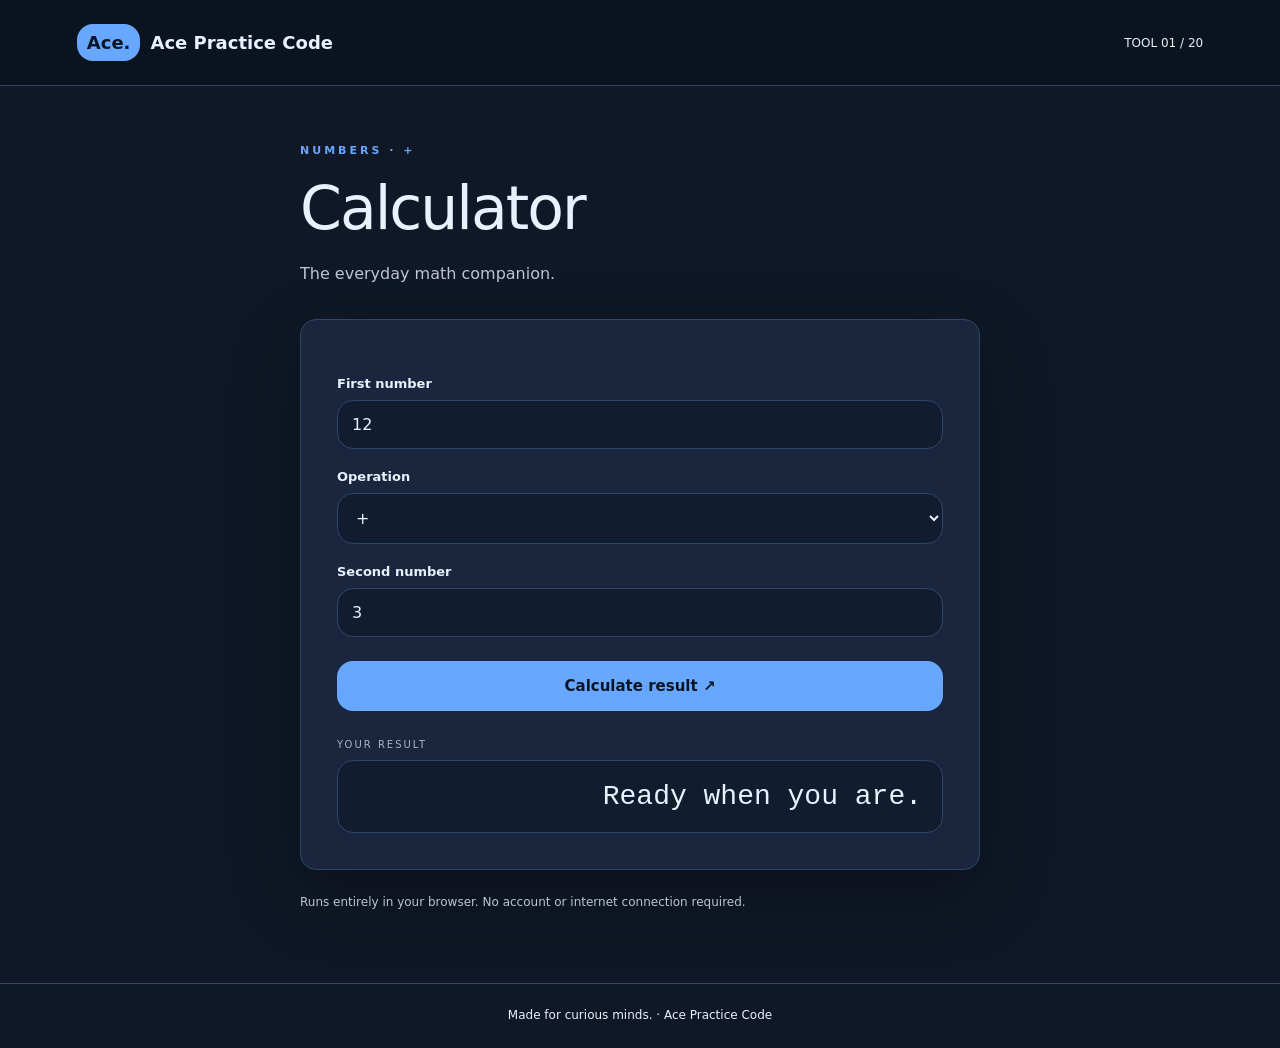
<file: 01-calculator/index.html>
<!doctype html>
<html lang="en">
  <head>
    <meta charset="UTF-8" />
    <meta name="viewport" content="width=device-width,initial-scale=1" />
    <meta name="description" content="The everyday math companion." />
    <title>Calculator — Ace Practice Code</title>
    <link rel="stylesheet" href="style.css" />
  </head>
  <body>
    <header>
      <strong><span class="mark">Ace.</span>Ace Practice Code</strong
      ><span>TOOL 01 / 20</span>
    </header>
    <main>
      <div class="eyebrow">NUMBERS · +</div>
      <h1>Calculator</h1>
      <p>The everyday math companion.</p>
      <section class="card" aria-label="Calculator tool">
        <form>
          <div id="fields"></div>
          <button type="submit">Calculate result ↗</button>
        </form>
        <button id="stop" type="button" hidden>Stop timer</button>
        <div class="result-label">YOUR RESULT</div>
        <output id="result" aria-live="polite">Ready when you are.</output>
      </section>
      <p class="note">
        Runs entirely in your browser. No account or internet connection required.
      </p>
    </main>
    <footer>Made for curious minds. · Ace Practice Code</footer>
    <script src="script.js"></script>
  </body>
</html>
</file>
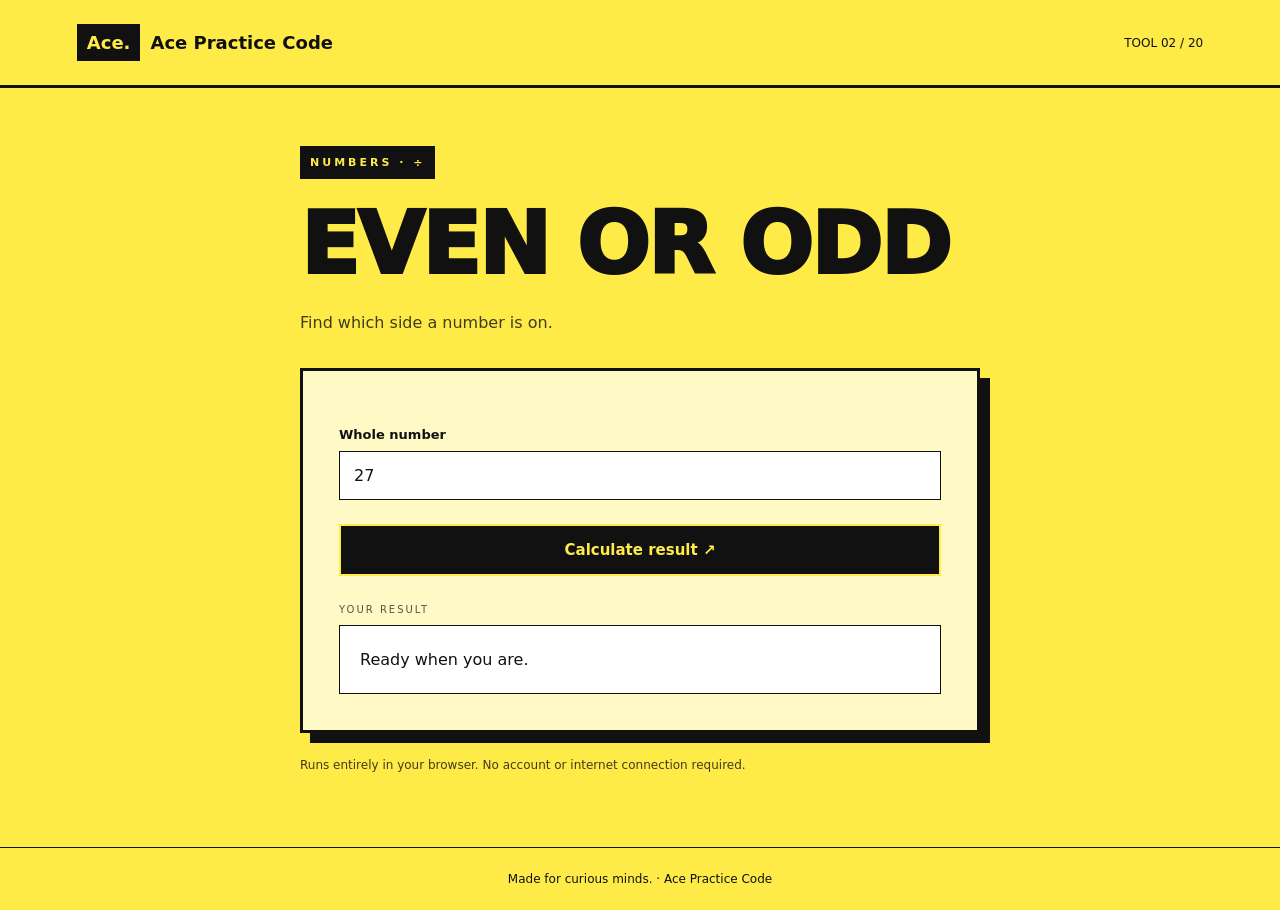
<file: 02-even-or-odd/index.html>
<!doctype html>
<html lang="en">
  <head>
    <meta charset="UTF-8" />
    <meta name="viewport" content="width=device-width,initial-scale=1" />
    <meta name="description" content="Find which side a number is on." />
    <title>Even or odd — Ace Practice Code</title>
    <link rel="stylesheet" href="style.css" />
  </head>
  <body>
    <header>
      <strong><span class="mark">Ace.</span>Ace Practice Code</strong
      ><span>TOOL 02 / 20</span>
    </header>
    <main>
      <div class="eyebrow">NUMBERS · ÷</div>
      <h1>Even or odd</h1>
      <p>Find which side a number is on.</p>
      <section class="card" aria-label="Even or odd tool">
        <form>
          <div id="fields"></div>
          <button type="submit">Calculate result ↗</button>
        </form>
        <button id="stop" type="button" hidden>Stop timer</button>
        <div class="result-label">YOUR RESULT</div>
        <output id="result" aria-live="polite">Ready when you are.</output>
      </section>
      <p class="note">
        Runs entirely in your browser. No account or internet connection required.
      </p>
    </main>
    <footer>Made for curious minds. · Ace Practice Code</footer>
    <script src="script.js"></script>
  </body>
</html>
</file>
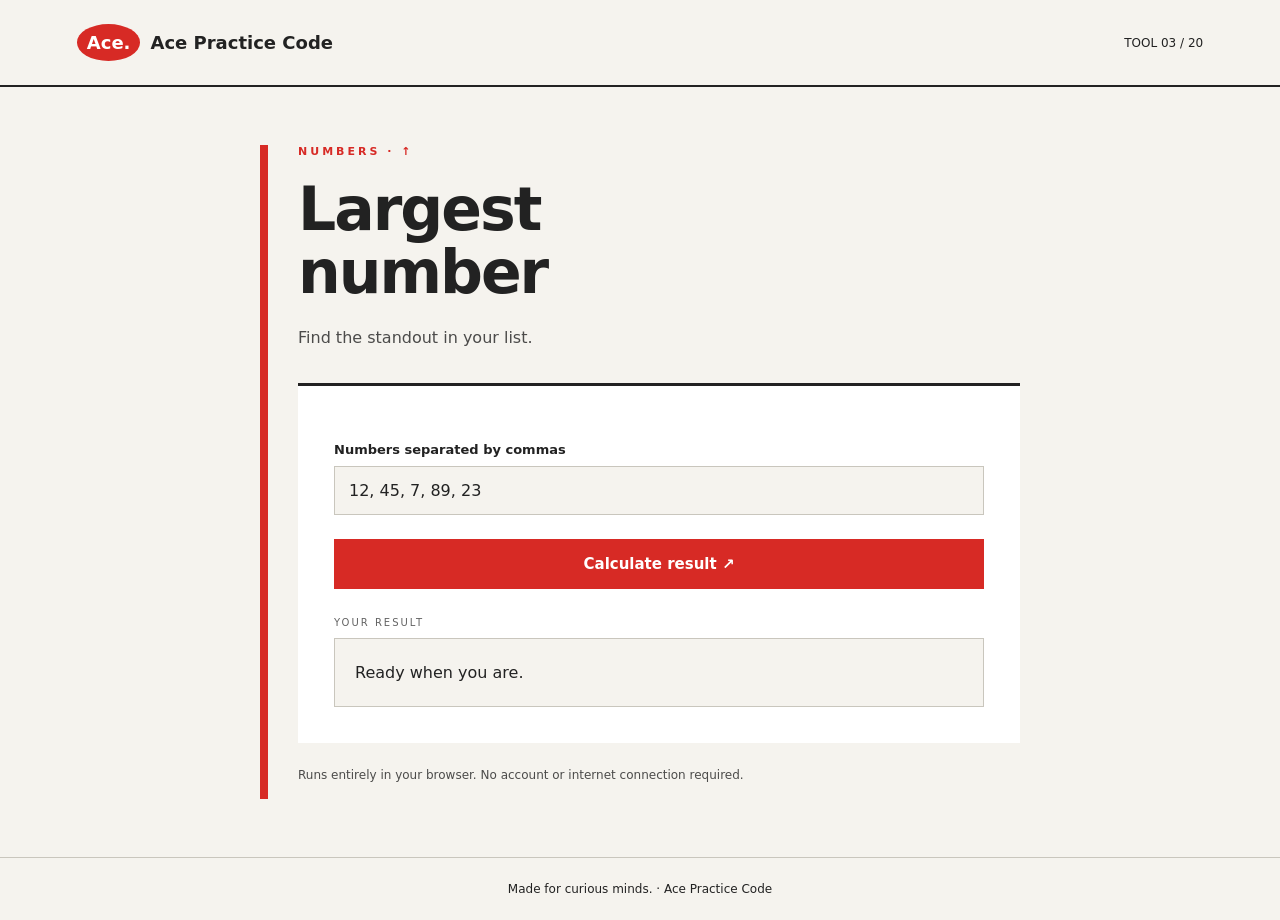
<file: 03-largest-number/index.html>
<!doctype html>
<html lang="en">
  <head>
    <meta charset="UTF-8" />
    <meta name="viewport" content="width=device-width,initial-scale=1" />
    <meta name="description" content="Find the standout in your list." />
    <title>Largest number — Ace Practice Code</title>
    <link rel="stylesheet" href="style.css" />
  </head>
  <body>
    <header>
      <strong><span class="mark">Ace.</span>Ace Practice Code</strong
      ><span>TOOL 03 / 20</span>
    </header>
    <main>
      <div class="eyebrow">NUMBERS · ↑</div>
      <h1>Largest number</h1>
      <p>Find the standout in your list.</p>
      <section class="card" aria-label="Largest number tool">
        <form>
          <div id="fields"></div>
          <button type="submit">Calculate result ↗</button>
        </form>
        <button id="stop" type="button" hidden>Stop timer</button>
        <div class="result-label">YOUR RESULT</div>
        <output id="result" aria-live="polite">Ready when you are.</output>
      </section>
      <p class="note">
        Runs entirely in your browser. No account or internet connection required.
      </p>
    </main>
    <footer>Made for curious minds. · Ace Practice Code</footer>
    <script src="script.js"></script>
  </body>
</html>
</file>
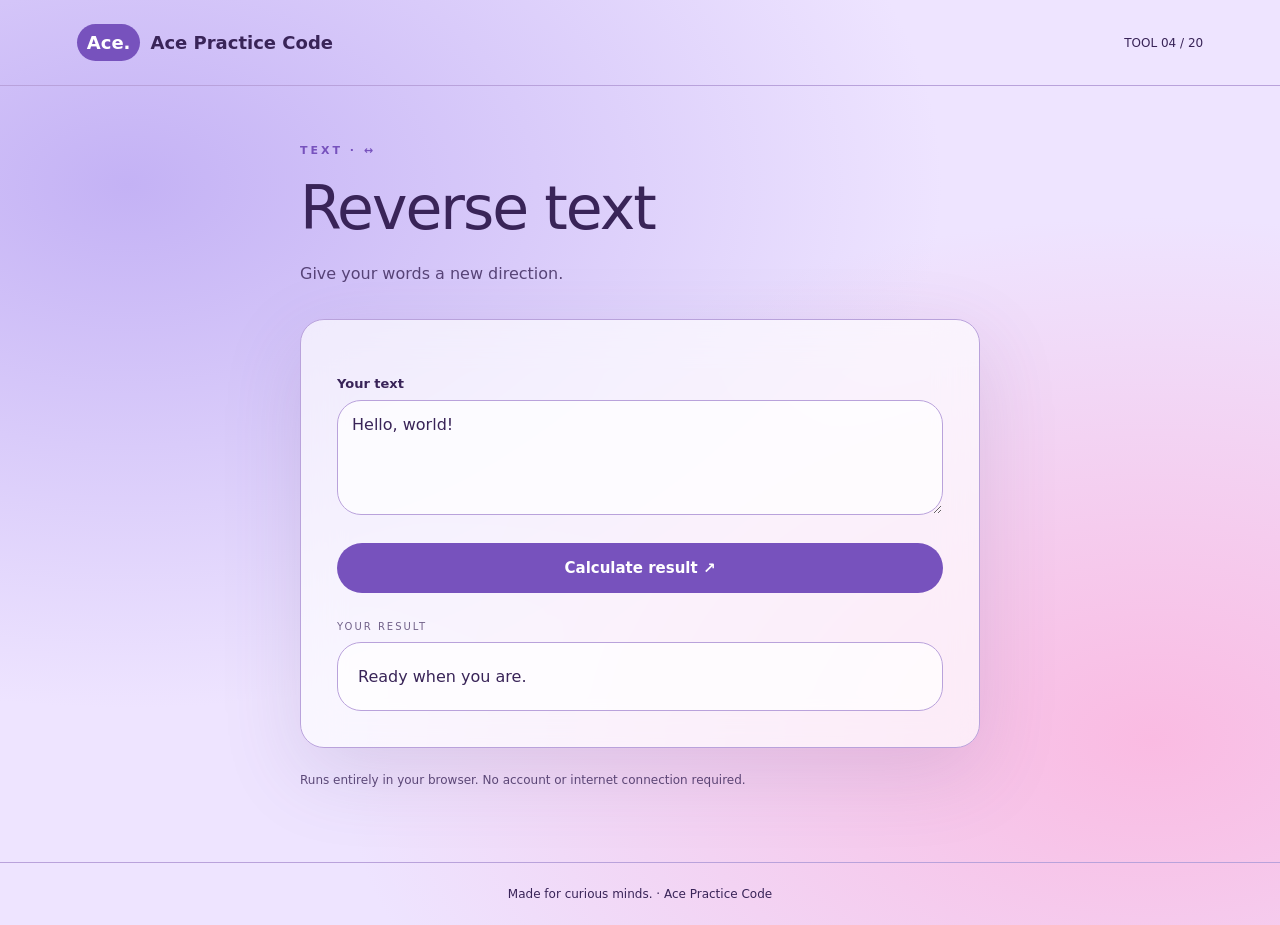
<file: 04-reverse-text/index.html>
<!doctype html>
<html lang="en">
  <head>
    <meta charset="UTF-8" />
    <meta name="viewport" content="width=device-width,initial-scale=1" />
    <meta name="description" content="Give your words a new direction." />
    <title>Reverse text — Ace Practice Code</title>
    <link rel="stylesheet" href="style.css" />
  </head>
  <body>
    <header>
      <strong><span class="mark">Ace.</span>Ace Practice Code</strong
      ><span>TOOL 04 / 20</span>
    </header>
    <main>
      <div class="eyebrow">TEXT · ↔</div>
      <h1>Reverse text</h1>
      <p>Give your words a new direction.</p>
      <section class="card" aria-label="Reverse text tool">
        <form>
          <div id="fields"></div>
          <button type="submit">Calculate result ↗</button>
        </form>
        <button id="stop" type="button" hidden>Stop timer</button>
        <div class="result-label">YOUR RESULT</div>
        <output id="result" aria-live="polite">Ready when you are.</output>
      </section>
      <p class="note">
        Runs entirely in your browser. No account or internet connection required.
      </p>
    </main>
    <footer>Made for curious minds. · Ace Practice Code</footer>
    <script src="script.js"></script>
  </body>
</html>
</file>
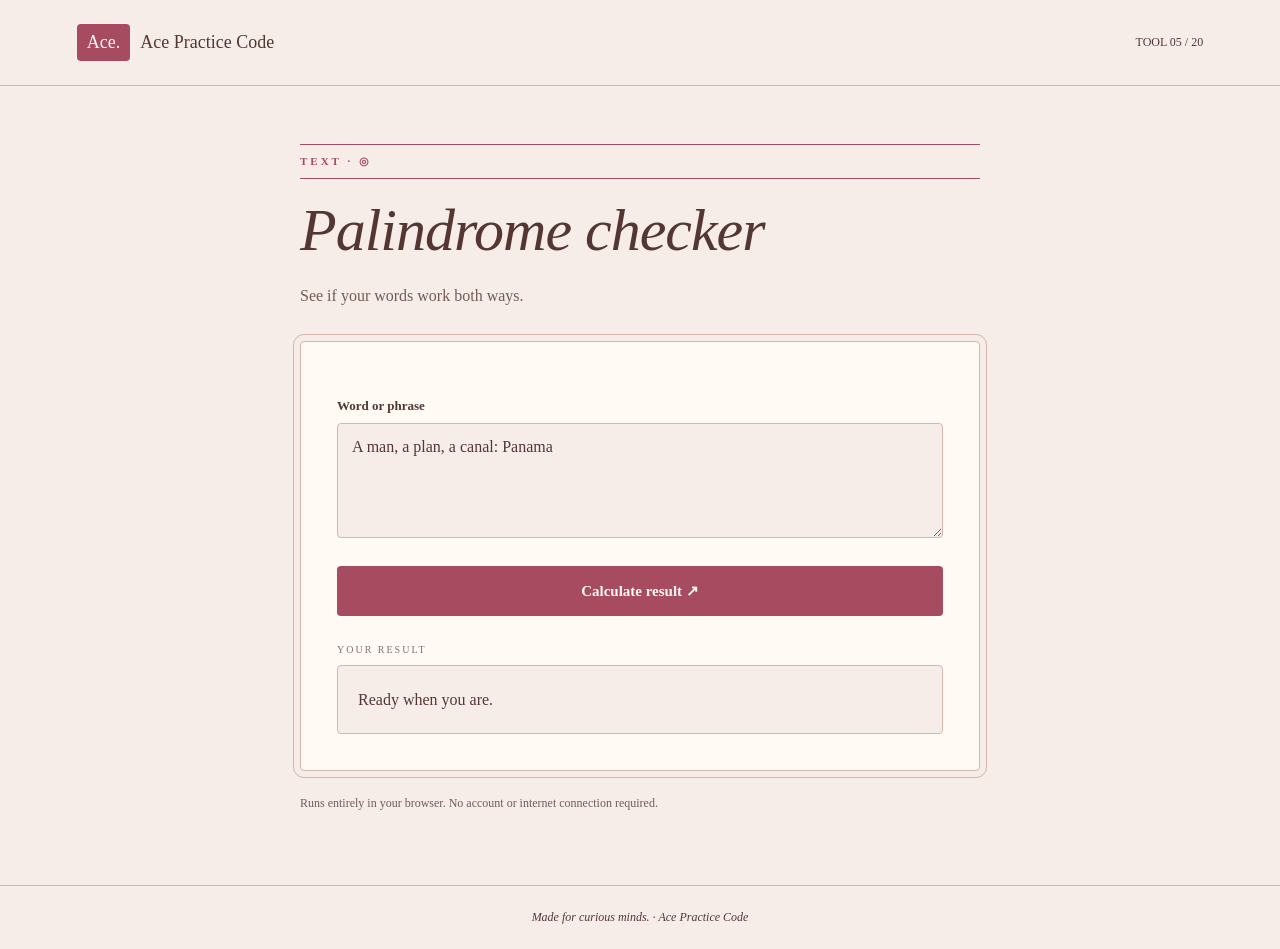
<file: 05-palindrome-checker/index.html>
<!doctype html>
<html lang="en">
  <head>
    <meta charset="UTF-8" />
    <meta name="viewport" content="width=device-width,initial-scale=1" />
    <meta name="description" content="See if your words work both ways." />
    <title>Palindrome checker — Ace Practice Code</title>
    <link rel="stylesheet" href="style.css" />
  </head>
  <body>
    <header>
      <strong><span class="mark">Ace.</span>Ace Practice Code</strong
      ><span>TOOL 05 / 20</span>
    </header>
    <main>
      <div class="eyebrow">TEXT · ◎</div>
      <h1>Palindrome checker</h1>
      <p>See if your words work both ways.</p>
      <section class="card" aria-label="Palindrome checker tool">
        <form>
          <div id="fields"></div>
          <button type="submit">Calculate result ↗</button>
        </form>
        <button id="stop" type="button" hidden>Stop timer</button>
        <div class="result-label">YOUR RESULT</div>
        <output id="result" aria-live="polite">Ready when you are.</output>
      </section>
      <p class="note">
        Runs entirely in your browser. No account or internet connection required.
      </p>
    </main>
    <footer>Made for curious minds. · Ace Practice Code</footer>
    <script src="script.js"></script>
  </body>
</html>
</file>
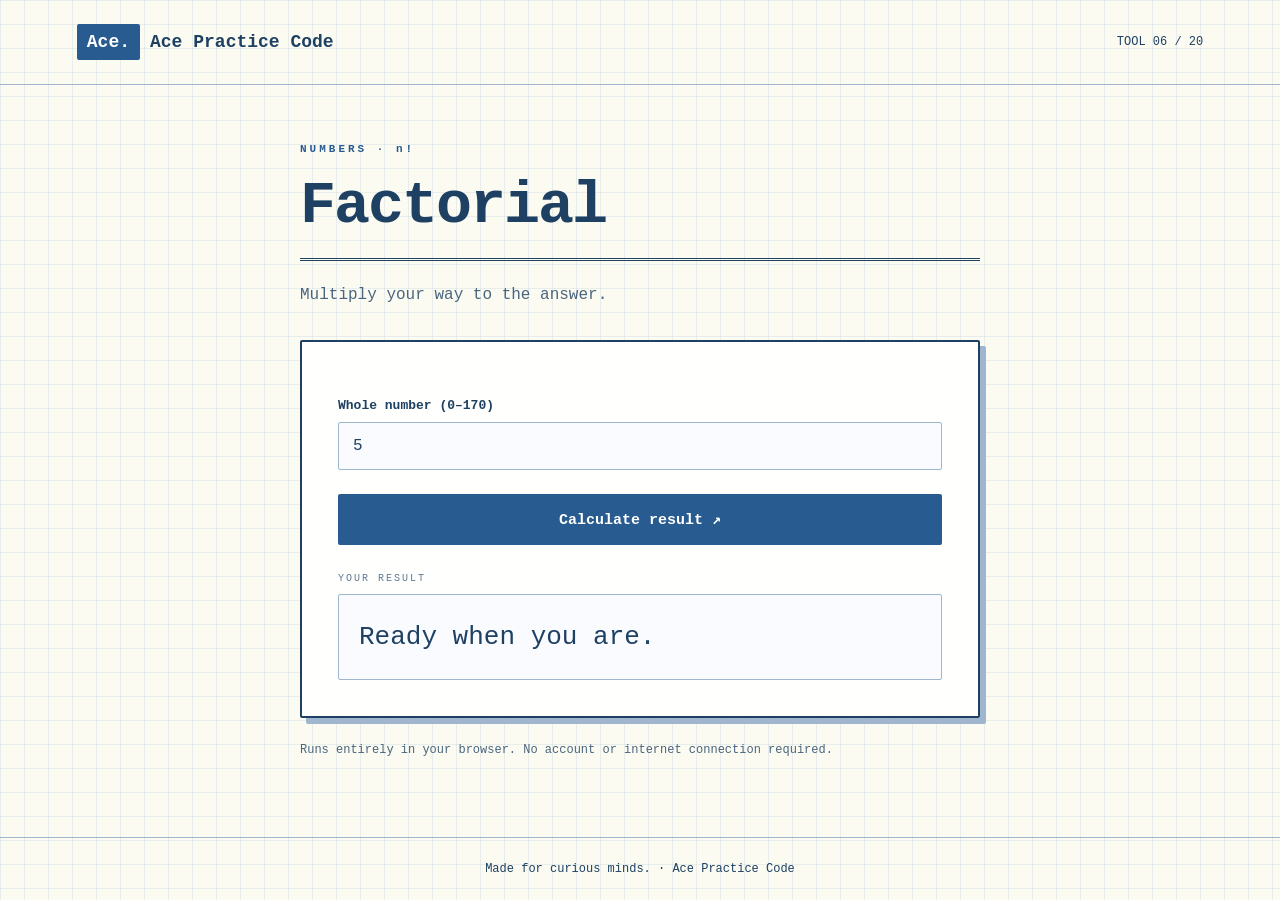
<file: 06-factorial/index.html>
<!doctype html>
<html lang="en">
  <head>
    <meta charset="UTF-8" />
    <meta name="viewport" content="width=device-width,initial-scale=1" />
    <meta name="description" content="Multiply your way to the answer." />
    <title>Factorial — Ace Practice Code</title>
    <link rel="stylesheet" href="style.css" />
  </head>
  <body>
    <header>
      <strong><span class="mark">Ace.</span>Ace Practice Code</strong
      ><span>TOOL 06 / 20</span>
    </header>
    <main>
      <div class="eyebrow">NUMBERS · n!</div>
      <h1>Factorial</h1>
      <p>Multiply your way to the answer.</p>
      <section class="card" aria-label="Factorial tool">
        <form>
          <div id="fields"></div>
          <button type="submit">Calculate result ↗</button>
        </form>
        <button id="stop" type="button" hidden>Stop timer</button>
        <div class="result-label">YOUR RESULT</div>
        <output id="result" aria-live="polite">Ready when you are.</output>
      </section>
      <p class="note">
        Runs entirely in your browser. No account or internet connection required.
      </p>
    </main>
    <footer>Made for curious minds. · Ace Practice Code</footer>
    <script src="script.js"></script>
  </body>
</html>
</file>
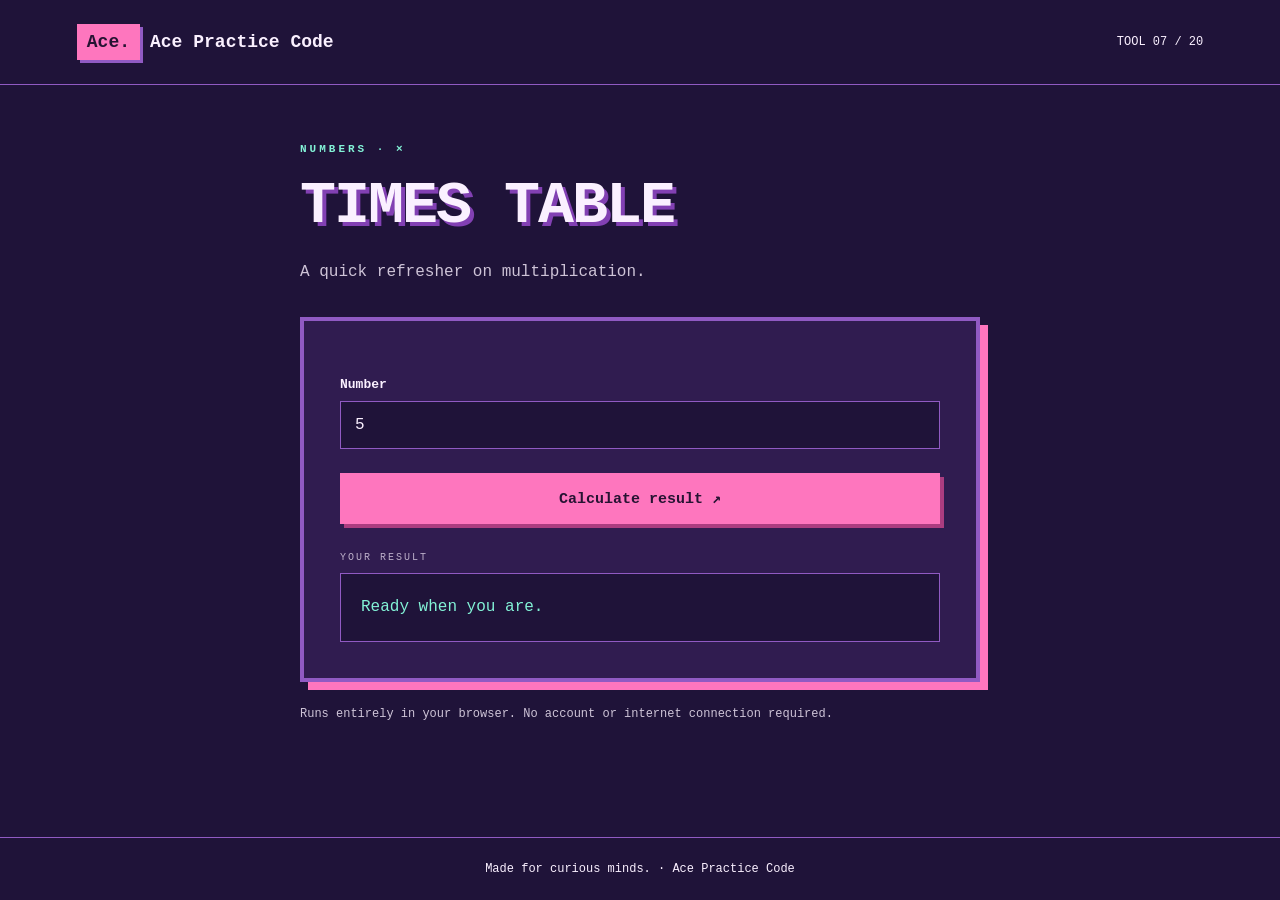
<file: 07-times-table/index.html>
<!doctype html>
<html lang="en">
  <head>
    <meta charset="UTF-8" />
    <meta name="viewport" content="width=device-width,initial-scale=1" />
    <meta name="description" content="A quick refresher on multiplication." />
    <title>Times table — Ace Practice Code</title>
    <link rel="stylesheet" href="style.css" />
  </head>
  <body>
    <header>
      <strong><span class="mark">Ace.</span>Ace Practice Code</strong
      ><span>TOOL 07 / 20</span>
    </header>
    <main>
      <div class="eyebrow">NUMBERS · ×</div>
      <h1>Times table</h1>
      <p>A quick refresher on multiplication.</p>
      <section class="card" aria-label="Times table tool">
        <form>
          <div id="fields"></div>
          <button type="submit">Calculate result ↗</button>
        </form>
        <button id="stop" type="button" hidden>Stop timer</button>
        <div class="result-label">YOUR RESULT</div>
        <output id="result" aria-live="polite">Ready when you are.</output>
      </section>
      <p class="note">
        Runs entirely in your browser. No account or internet connection required.
      </p>
    </main>
    <footer>Made for curious minds. · Ace Practice Code</footer>
    <script src="script.js"></script>
  </body>
</html>
</file>
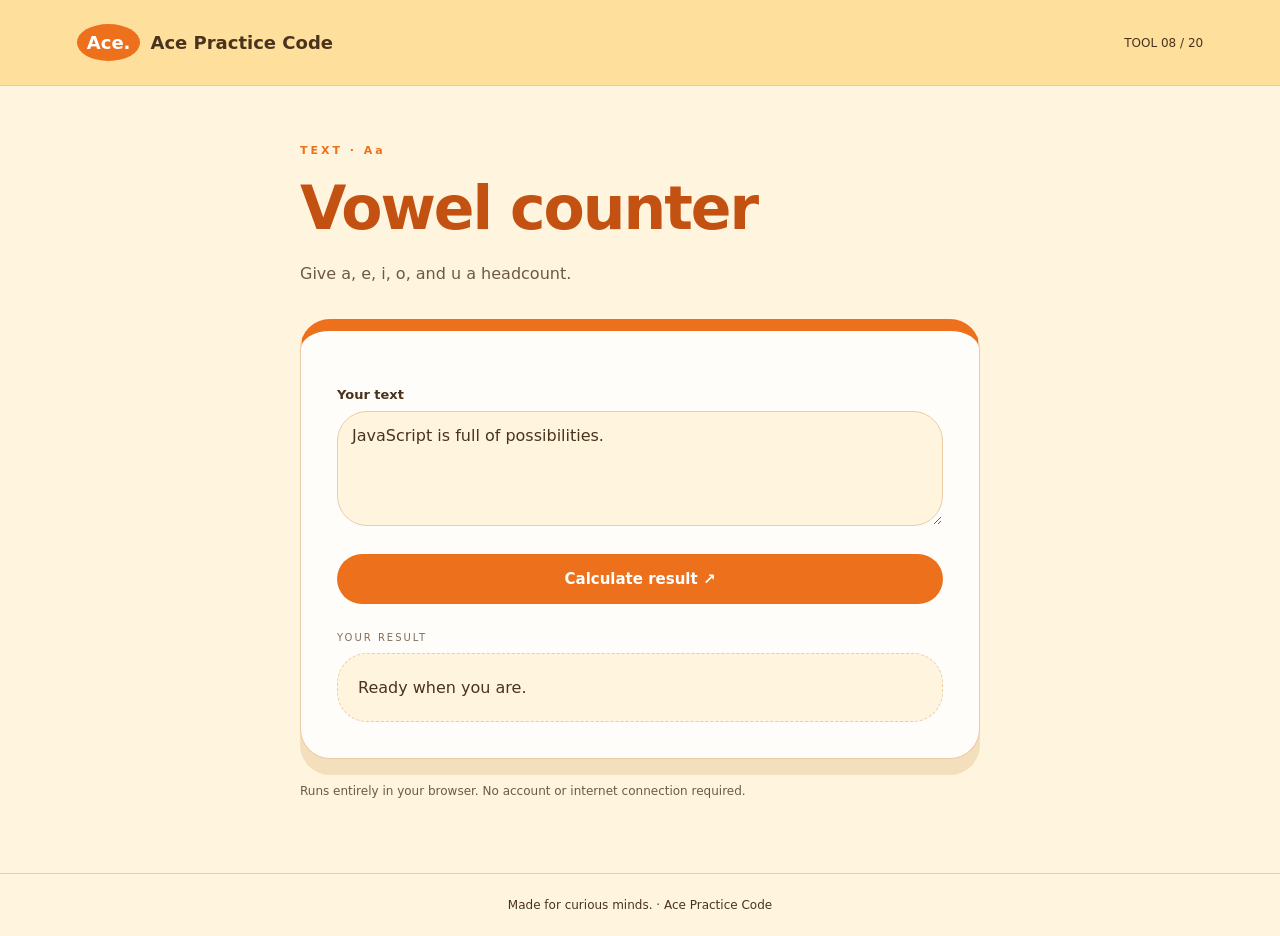
<file: 08-vowel-counter/index.html>
<!doctype html>
<html lang="en">
  <head>
    <meta charset="UTF-8" />
    <meta name="viewport" content="width=device-width,initial-scale=1" />
    <meta name="description" content="Give a, e, i, o, and u a headcount." />
    <title>Vowel counter — Ace Practice Code</title>
    <link rel="stylesheet" href="style.css" />
  </head>
  <body>
    <header>
      <strong><span class="mark">Ace.</span>Ace Practice Code</strong
      ><span>TOOL 08 / 20</span>
    </header>
    <main>
      <div class="eyebrow">TEXT · Aa</div>
      <h1>Vowel counter</h1>
      <p>Give a, e, i, o, and u a headcount.</p>
      <section class="card" aria-label="Vowel counter tool">
        <form>
          <div id="fields"></div>
          <button type="submit">Calculate result ↗</button>
        </form>
        <button id="stop" type="button" hidden>Stop timer</button>
        <div class="result-label">YOUR RESULT</div>
        <output id="result" aria-live="polite">Ready when you are.</output>
      </section>
      <p class="note">
        Runs entirely in your browser. No account or internet connection required.
      </p>
    </main>
    <footer>Made for curious minds. · Ace Practice Code</footer>
    <script src="script.js"></script>
  </body>
</html>
</file>
<file: 01-calculator/style.css>
/* Ace Practice Code — Midnight calculator */
:root {
  --bg: #101827;
  --ink: #e7f1ff;
  --accent: #68a7ff;
  --on: #071526;
  --panel: #19263d;
  --field: #111c2e;
  --line: #304668;
  --radius: 16px;
}
* {
  box-sizing: border-box;
}
body {
  margin: 0;
  min-height: 100vh;
  display: flex;
  flex-direction: column;
  background: var(--bg);
  color: var(--ink);
  font: 16px var(--font, system-ui, sans-serif);
}
header {
  padding: 24px 6%;
  display: flex;
  align-items: center;
  justify-content: space-between;
  gap: 20px;
  border-bottom: 1px solid var(--line);
  font-size: 12px;
}
header strong {
  font-size: 18px;
}
.mark {
  display: inline-block;
  padding: 8px 10px;
  margin-right: 10px;
  background: var(--accent);
  color: var(--on);
  border-radius: var(--radius);
}
main {
  width: min(680px, 88%);
  margin: 58px auto;
  flex: 1;
}
.eyebrow {
  font-size: 11px;
  font-weight: 700;
  letter-spacing: 3px;
  color: var(--accent);
}
h1 {
  font-size: clamp(36px, 7vw, 60px);
  line-height: 1.05;
  letter-spacing: -2px;
  margin: 20px 0;
}
p {
  line-height: 1.8;
  opacity: 0.8;
}
.card {
  padding: clamp(22px, 5vw, 36px);
  margin-top: 30px;
  background: var(--panel);
  border: 1px solid var(--line);
  border-radius: var(--radius);
}
label {
  display: block;
  margin: 20px 0 9px;
  font-size: 13px;
  font-weight: 700;
}
input,
textarea,
select {
  width: 100%;
  padding: 14px;
  border: 1px solid var(--line);
  border-radius: var(--radius);
  font: inherit;
  background: var(--field);
  color: var(--ink);
}
textarea {
  min-height: 115px;
  resize: vertical;
}
button {
  width: 100%;
  padding: 15px;
  margin-top: 24px;
  border: 1px solid transparent;
  border-radius: var(--radius);
  background: var(--accent);
  color: var(--on);
  font: 700 15px var(--font, system-ui, sans-serif);
  cursor: pointer;
  transition:
    filter 0.2s,
    transform 0.2s;
}
button:hover {
  filter: brightness(1.12);
  transform: translateY(-2px);
}
button:focus-visible,
input:focus-visible,
textarea:focus-visible,
select:focus-visible {
  outline: 3px solid var(--accent);
  outline-offset: 4px;
}
.result-label {
  font-size: 10px;
  letter-spacing: 2px;
  margin: 28px 0 10px;
  opacity: 0.7;
}
output {
  display: block;
  padding: 20px;
  background: var(--field);
  border: 1px solid var(--line);
  border-radius: var(--radius);
  white-space: pre-wrap;
  overflow-wrap: anywhere;
  line-height: 1.7;
  max-height: 350px;
  overflow: auto;
}
.error {
  background: #fff0ec !important;
  color: #9a2923 !important;
}
.note {
  font-size: 12px;
  margin-top: 22px;
}
footer {
  padding: 24px;
  text-align: center;
  font-size: 12px;
  border-top: 1px solid var(--line);
}
#stop {
  background: var(--field);
  color: var(--ink);
  border-color: var(--line);
  margin-top: 10px;
}
#stop[hidden] {
  display: none;
}
@media (max-width: 580px) {
  header {
    align-items: flex-start;
    padding: 20px 6%;
  }
  header strong {
    font-size: 15px;
  }
  header > span {
    font-size: 9px;
    white-space: nowrap;
    padding-top: 10px;
  }
  main {
    margin: 35px auto;
  }
  h1 {
    font-size: 38px;
  }
}
/* Individual site design */
h1 {
  font-weight: 300;
}
.card {
  box-shadow: 0 25px 70px #0005;
}
output {
  font: 28px monospace;
  text-align: right;
}
header {
  background: #0b1220;
}
@media (prefers-reduced-motion: reduce) {
  * {
    transition: none !important;
  }
}
</file>
<file: 02-even-or-odd/style.css>
/* Ace Practice Code — Bold poster */
:root {
  --bg: #ffeb47;
  --ink: #111;
  --accent: #111;
  --on: #ffeb47;
  --panel: #fff9c5;
  --field: white;
  --line: #111;
  --radius: 0px;
}
* {
  box-sizing: border-box;
}
body {
  margin: 0;
  min-height: 100vh;
  display: flex;
  flex-direction: column;
  background: var(--bg);
  color: var(--ink);
  font: 16px var(--font, system-ui, sans-serif);
}
header {
  padding: 24px 6%;
  display: flex;
  align-items: center;
  justify-content: space-between;
  gap: 20px;
  border-bottom: 1px solid var(--line);
  font-size: 12px;
}
header strong {
  font-size: 18px;
}
.mark {
  display: inline-block;
  padding: 8px 10px;
  margin-right: 10px;
  background: var(--accent);
  color: var(--on);
  border-radius: var(--radius);
}
main {
  width: min(680px, 88%);
  margin: 58px auto;
  flex: 1;
}
.eyebrow {
  font-size: 11px;
  font-weight: 700;
  letter-spacing: 3px;
  color: var(--accent);
}
h1 {
  font-size: clamp(36px, 7vw, 60px);
  line-height: 1.05;
  letter-spacing: -2px;
  margin: 20px 0;
}
p {
  line-height: 1.8;
  opacity: 0.8;
}
.card {
  padding: clamp(22px, 5vw, 36px);
  margin-top: 30px;
  background: var(--panel);
  border: 1px solid var(--line);
  border-radius: var(--radius);
}
label {
  display: block;
  margin: 20px 0 9px;
  font-size: 13px;
  font-weight: 700;
}
input,
textarea,
select {
  width: 100%;
  padding: 14px;
  border: 1px solid var(--line);
  border-radius: var(--radius);
  font: inherit;
  background: var(--field);
  color: var(--ink);
}
textarea {
  min-height: 115px;
  resize: vertical;
}
button {
  width: 100%;
  padding: 15px;
  margin-top: 24px;
  border: 1px solid transparent;
  border-radius: var(--radius);
  background: var(--accent);
  color: var(--on);
  font: 700 15px var(--font, system-ui, sans-serif);
  cursor: pointer;
  transition:
    filter 0.2s,
    transform 0.2s;
}
button:hover {
  filter: brightness(1.12);
  transform: translateY(-2px);
}
button:focus-visible,
input:focus-visible,
textarea:focus-visible,
select:focus-visible {
  outline: 3px solid var(--accent);
  outline-offset: 4px;
}
.result-label {
  font-size: 10px;
  letter-spacing: 2px;
  margin: 28px 0 10px;
  opacity: 0.7;
}
output {
  display: block;
  padding: 20px;
  background: var(--field);
  border: 1px solid var(--line);
  border-radius: var(--radius);
  white-space: pre-wrap;
  overflow-wrap: anywhere;
  line-height: 1.7;
  max-height: 350px;
  overflow: auto;
}
.error {
  background: #fff0ec !important;
  color: #9a2923 !important;
}
.note {
  font-size: 12px;
  margin-top: 22px;
}
footer {
  padding: 24px;
  text-align: center;
  font-size: 12px;
  border-top: 1px solid var(--line);
}
#stop {
  background: var(--field);
  color: var(--ink);
  border-color: var(--line);
  margin-top: 10px;
}
#stop[hidden] {
  display: none;
}
@media (max-width: 580px) {
  header {
    align-items: flex-start;
    padding: 20px 6%;
  }
  header strong {
    font-size: 15px;
  }
  header > span {
    font-size: 9px;
    white-space: nowrap;
    padding-top: 10px;
  }
  main {
    margin: 35px auto;
  }
  h1 {
    font-size: 38px;
  }
}
/* Individual site design */
h1 {
  text-transform: uppercase;
  font-weight: 950;
  font-size: clamp(46px, 9vw, 86px);
}
.card {
  border: 3px solid;
  box-shadow: 10px 10px #111;
}
button {
  border: 2px solid;
}
header {
  border-bottom: 3px solid;
}
.eyebrow {
  background: #111;
  color: #ffeb47;
  padding: 10px;
  display: inline-block;
}
@media (prefers-reduced-motion: reduce) {
  * {
    transition: none !important;
  }
}
</file>
<file: 03-largest-number/style.css>
/* Ace Practice Code — Swiss red */
:root {
  --bg: #f5f3ee;
  --ink: #222;
  --accent: #d72a25;
  --on: white;
  --panel: white;
  --field: #f5f3ee;
  --line: #c9c6bd;
  --radius: 0px;
}
* {
  box-sizing: border-box;
}
body {
  margin: 0;
  min-height: 100vh;
  display: flex;
  flex-direction: column;
  background: var(--bg);
  color: var(--ink);
  font: 16px var(--font, system-ui, sans-serif);
}
header {
  padding: 24px 6%;
  display: flex;
  align-items: center;
  justify-content: space-between;
  gap: 20px;
  border-bottom: 1px solid var(--line);
  font-size: 12px;
}
header strong {
  font-size: 18px;
}
.mark {
  display: inline-block;
  padding: 8px 10px;
  margin-right: 10px;
  background: var(--accent);
  color: var(--on);
  border-radius: var(--radius);
}
main {
  width: min(680px, 88%);
  margin: 58px auto;
  flex: 1;
}
.eyebrow {
  font-size: 11px;
  font-weight: 700;
  letter-spacing: 3px;
  color: var(--accent);
}
h1 {
  font-size: clamp(36px, 7vw, 60px);
  line-height: 1.05;
  letter-spacing: -2px;
  margin: 20px 0;
}
p {
  line-height: 1.8;
  opacity: 0.8;
}
.card {
  padding: clamp(22px, 5vw, 36px);
  margin-top: 30px;
  background: var(--panel);
  border: 1px solid var(--line);
  border-radius: var(--radius);
}
label {
  display: block;
  margin: 20px 0 9px;
  font-size: 13px;
  font-weight: 700;
}
input,
textarea,
select {
  width: 100%;
  padding: 14px;
  border: 1px solid var(--line);
  border-radius: var(--radius);
  font: inherit;
  background: var(--field);
  color: var(--ink);
}
textarea {
  min-height: 115px;
  resize: vertical;
}
button {
  width: 100%;
  padding: 15px;
  margin-top: 24px;
  border: 1px solid transparent;
  border-radius: var(--radius);
  background: var(--accent);
  color: var(--on);
  font: 700 15px var(--font, system-ui, sans-serif);
  cursor: pointer;
  transition:
    filter 0.2s,
    transform 0.2s;
}
button:hover {
  filter: brightness(1.12);
  transform: translateY(-2px);
}
button:focus-visible,
input:focus-visible,
textarea:focus-visible,
select:focus-visible {
  outline: 3px solid var(--accent);
  outline-offset: 4px;
}
.result-label {
  font-size: 10px;
  letter-spacing: 2px;
  margin: 28px 0 10px;
  opacity: 0.7;
}
output {
  display: block;
  padding: 20px;
  background: var(--field);
  border: 1px solid var(--line);
  border-radius: var(--radius);
  white-space: pre-wrap;
  overflow-wrap: anywhere;
  line-height: 1.7;
  max-height: 350px;
  overflow: auto;
}
.error {
  background: #fff0ec !important;
  color: #9a2923 !important;
}
.note {
  font-size: 12px;
  margin-top: 22px;
}
footer {
  padding: 24px;
  text-align: center;
  font-size: 12px;
  border-top: 1px solid var(--line);
}
#stop {
  background: var(--field);
  color: var(--ink);
  border-color: var(--line);
  margin-top: 10px;
}
#stop[hidden] {
  display: none;
}
@media (max-width: 580px) {
  header {
    align-items: flex-start;
    padding: 20px 6%;
  }
  header strong {
    font-size: 15px;
  }
  header > span {
    font-size: 9px;
    white-space: nowrap;
    padding-top: 10px;
  }
  main {
    margin: 35px auto;
  }
  h1 {
    font-size: 38px;
  }
}
/* Individual site design */
main {
  border-left: 8px solid #d72a25;
  padding-left: 30px;
  width: min(760px, 88%);
}
h1 {
  font-weight: 900;
  max-width: 450px;
}
.card {
  border: 0;
  border-top: 3px solid #222;
}
.mark {
  border-radius: 50%;
}
header {
  border-bottom: 2px solid #222;
}
@media (prefers-reduced-motion: reduce) {
  * {
    transition: none !important;
  }
}
</file>
<file: 04-reverse-text/style.css>
/* Ace Practice Code — Lilac glass */
:root {
  --bg: #e7ddfb;
  --ink: #392458;
  --accent: #7752bd;
  --on: white;
  --panel: #ffffffaa;
  --field: #ffffffb8;
  --line: #b9a2db;
  --radius: 24px;
}
* {
  box-sizing: border-box;
}
body {
  margin: 0;
  min-height: 100vh;
  display: flex;
  flex-direction: column;
  background: var(--bg);
  color: var(--ink);
  font: 16px var(--font, system-ui, sans-serif);
}
header {
  padding: 24px 6%;
  display: flex;
  align-items: center;
  justify-content: space-between;
  gap: 20px;
  border-bottom: 1px solid var(--line);
  font-size: 12px;
}
header strong {
  font-size: 18px;
}
.mark {
  display: inline-block;
  padding: 8px 10px;
  margin-right: 10px;
  background: var(--accent);
  color: var(--on);
  border-radius: var(--radius);
}
main {
  width: min(680px, 88%);
  margin: 58px auto;
  flex: 1;
}
.eyebrow {
  font-size: 11px;
  font-weight: 700;
  letter-spacing: 3px;
  color: var(--accent);
}
h1 {
  font-size: clamp(36px, 7vw, 60px);
  line-height: 1.05;
  letter-spacing: -2px;
  margin: 20px 0;
}
p {
  line-height: 1.8;
  opacity: 0.8;
}
.card {
  padding: clamp(22px, 5vw, 36px);
  margin-top: 30px;
  background: var(--panel);
  border: 1px solid var(--line);
  border-radius: var(--radius);
}
label {
  display: block;
  margin: 20px 0 9px;
  font-size: 13px;
  font-weight: 700;
}
input,
textarea,
select {
  width: 100%;
  padding: 14px;
  border: 1px solid var(--line);
  border-radius: var(--radius);
  font: inherit;
  background: var(--field);
  color: var(--ink);
}
textarea {
  min-height: 115px;
  resize: vertical;
}
button {
  width: 100%;
  padding: 15px;
  margin-top: 24px;
  border: 1px solid transparent;
  border-radius: var(--radius);
  background: var(--accent);
  color: var(--on);
  font: 700 15px var(--font, system-ui, sans-serif);
  cursor: pointer;
  transition:
    filter 0.2s,
    transform 0.2s;
}
button:hover {
  filter: brightness(1.12);
  transform: translateY(-2px);
}
button:focus-visible,
input:focus-visible,
textarea:focus-visible,
select:focus-visible {
  outline: 3px solid var(--accent);
  outline-offset: 4px;
}
.result-label {
  font-size: 10px;
  letter-spacing: 2px;
  margin: 28px 0 10px;
  opacity: 0.7;
}
output {
  display: block;
  padding: 20px;
  background: var(--field);
  border: 1px solid var(--line);
  border-radius: var(--radius);
  white-space: pre-wrap;
  overflow-wrap: anywhere;
  line-height: 1.7;
  max-height: 350px;
  overflow: auto;
}
.error {
  background: #fff0ec !important;
  color: #9a2923 !important;
}
.note {
  font-size: 12px;
  margin-top: 22px;
}
footer {
  padding: 24px;
  text-align: center;
  font-size: 12px;
  border-top: 1px solid var(--line);
}
#stop {
  background: var(--field);
  color: var(--ink);
  border-color: var(--line);
  margin-top: 10px;
}
#stop[hidden] {
  display: none;
}
@media (max-width: 580px) {
  header {
    align-items: flex-start;
    padding: 20px 6%;
  }
  header strong {
    font-size: 15px;
  }
  header > span {
    font-size: 9px;
    white-space: nowrap;
    padding-top: 10px;
  }
  main {
    margin: 35px auto;
  }
  h1 {
    font-size: 38px;
  }
}
/* Individual site design */
body {
  background:
    radial-gradient(at 10% 20%, #c4b2f5, transparent 50%),
    radial-gradient(at 90% 80%, #fabbe2, transparent 50%), #eee4ff;
}
.card {
  backdrop-filter: blur(20px);
  box-shadow: 0 25px 80px #684b8826;
}
h1 {
  font-weight: 400;
}
button {
  border-radius: 50px;
}
@media (prefers-reduced-motion: reduce) {
  * {
    transition: none !important;
  }
}
</file>
<file: 05-palindrome-checker/style.css>
/* Ace Practice Code — Bookish rose */
:root {
  --bg: #f7ede8;
  --ink: #543733;
  --accent: #a64b60;
  --on: #fff8f3;
  --panel: #fffaf4;
  --field: #f7ede8;
  --line: #d4b6aa;
  --radius: 4px;
  --font: Georgia, serif;
}
* {
  box-sizing: border-box;
}
body {
  margin: 0;
  min-height: 100vh;
  display: flex;
  flex-direction: column;
  background: var(--bg);
  color: var(--ink);
  font: 16px var(--font, system-ui, sans-serif);
}
header {
  padding: 24px 6%;
  display: flex;
  align-items: center;
  justify-content: space-between;
  gap: 20px;
  border-bottom: 1px solid var(--line);
  font-size: 12px;
}
header strong {
  font-size: 18px;
}
.mark {
  display: inline-block;
  padding: 8px 10px;
  margin-right: 10px;
  background: var(--accent);
  color: var(--on);
  border-radius: var(--radius);
}
main {
  width: min(680px, 88%);
  margin: 58px auto;
  flex: 1;
}
.eyebrow {
  font-size: 11px;
  font-weight: 700;
  letter-spacing: 3px;
  color: var(--accent);
}
h1 {
  font-size: clamp(36px, 7vw, 60px);
  line-height: 1.05;
  letter-spacing: -2px;
  margin: 20px 0;
}
p {
  line-height: 1.8;
  opacity: 0.8;
}
.card {
  padding: clamp(22px, 5vw, 36px);
  margin-top: 30px;
  background: var(--panel);
  border: 1px solid var(--line);
  border-radius: var(--radius);
}
label {
  display: block;
  margin: 20px 0 9px;
  font-size: 13px;
  font-weight: 700;
}
input,
textarea,
select {
  width: 100%;
  padding: 14px;
  border: 1px solid var(--line);
  border-radius: var(--radius);
  font: inherit;
  background: var(--field);
  color: var(--ink);
}
textarea {
  min-height: 115px;
  resize: vertical;
}
button {
  width: 100%;
  padding: 15px;
  margin-top: 24px;
  border: 1px solid transparent;
  border-radius: var(--radius);
  background: var(--accent);
  color: var(--on);
  font: 700 15px var(--font, system-ui, sans-serif);
  cursor: pointer;
  transition:
    filter 0.2s,
    transform 0.2s;
}
button:hover {
  filter: brightness(1.12);
  transform: translateY(-2px);
}
button:focus-visible,
input:focus-visible,
textarea:focus-visible,
select:focus-visible {
  outline: 3px solid var(--accent);
  outline-offset: 4px;
}
.result-label {
  font-size: 10px;
  letter-spacing: 2px;
  margin: 28px 0 10px;
  opacity: 0.7;
}
output {
  display: block;
  padding: 20px;
  background: var(--field);
  border: 1px solid var(--line);
  border-radius: var(--radius);
  white-space: pre-wrap;
  overflow-wrap: anywhere;
  line-height: 1.7;
  max-height: 350px;
  overflow: auto;
}
.error {
  background: #fff0ec !important;
  color: #9a2923 !important;
}
.note {
  font-size: 12px;
  margin-top: 22px;
}
footer {
  padding: 24px;
  text-align: center;
  font-size: 12px;
  border-top: 1px solid var(--line);
}
#stop {
  background: var(--field);
  color: var(--ink);
  border-color: var(--line);
  margin-top: 10px;
}
#stop[hidden] {
  display: none;
}
@media (max-width: 580px) {
  header {
    align-items: flex-start;
    padding: 20px 6%;
  }
  header strong {
    font-size: 15px;
  }
  header > span {
    font-size: 9px;
    white-space: nowrap;
    padding-top: 10px;
  }
  main {
    margin: 35px auto;
  }
  h1 {
    font-size: 38px;
  }
}
/* Individual site design */
h1 {
  font-style: italic;
  font-weight: 400;
  letter-spacing: -1px;
}
.eyebrow {
  border-top: 1px solid;
  border-bottom: 1px solid;
  padding: 10px 0;
}
.card {
  outline: 1px solid #d4b6aa;
  outline-offset: 6px;
}
header strong {
  font-weight: 400;
}
footer {
  font-style: italic;
}
@media (prefers-reduced-motion: reduce) {
  * {
    transition: none !important;
  }
}
</file>
<file: 06-factorial/style.css>
/* Ace Practice Code — Graph paper */
:root {
  --bg: #fcfbf2;
  --ink: #1e4062;
  --accent: #285b8f;
  --on: white;
  --panel: #ffffffef;
  --field: #f9fbff;
  --line: #9fb6ce;
  --radius: 2px;
  --font: "Courier New", monospace;
}
* {
  box-sizing: border-box;
}
body {
  margin: 0;
  min-height: 100vh;
  display: flex;
  flex-direction: column;
  background: var(--bg);
  color: var(--ink);
  font: 16px var(--font, system-ui, sans-serif);
}
header {
  padding: 24px 6%;
  display: flex;
  align-items: center;
  justify-content: space-between;
  gap: 20px;
  border-bottom: 1px solid var(--line);
  font-size: 12px;
}
header strong {
  font-size: 18px;
}
.mark {
  display: inline-block;
  padding: 8px 10px;
  margin-right: 10px;
  background: var(--accent);
  color: var(--on);
  border-radius: var(--radius);
}
main {
  width: min(680px, 88%);
  margin: 58px auto;
  flex: 1;
}
.eyebrow {
  font-size: 11px;
  font-weight: 700;
  letter-spacing: 3px;
  color: var(--accent);
}
h1 {
  font-size: clamp(36px, 7vw, 60px);
  line-height: 1.05;
  letter-spacing: -2px;
  margin: 20px 0;
}
p {
  line-height: 1.8;
  opacity: 0.8;
}
.card {
  padding: clamp(22px, 5vw, 36px);
  margin-top: 30px;
  background: var(--panel);
  border: 1px solid var(--line);
  border-radius: var(--radius);
}
label {
  display: block;
  margin: 20px 0 9px;
  font-size: 13px;
  font-weight: 700;
}
input,
textarea,
select {
  width: 100%;
  padding: 14px;
  border: 1px solid var(--line);
  border-radius: var(--radius);
  font: inherit;
  background: var(--field);
  color: var(--ink);
}
textarea {
  min-height: 115px;
  resize: vertical;
}
button {
  width: 100%;
  padding: 15px;
  margin-top: 24px;
  border: 1px solid transparent;
  border-radius: var(--radius);
  background: var(--accent);
  color: var(--on);
  font: 700 15px var(--font, system-ui, sans-serif);
  cursor: pointer;
  transition:
    filter 0.2s,
    transform 0.2s;
}
button:hover {
  filter: brightness(1.12);
  transform: translateY(-2px);
}
button:focus-visible,
input:focus-visible,
textarea:focus-visible,
select:focus-visible {
  outline: 3px solid var(--accent);
  outline-offset: 4px;
}
.result-label {
  font-size: 10px;
  letter-spacing: 2px;
  margin: 28px 0 10px;
  opacity: 0.7;
}
output {
  display: block;
  padding: 20px;
  background: var(--field);
  border: 1px solid var(--line);
  border-radius: var(--radius);
  white-space: pre-wrap;
  overflow-wrap: anywhere;
  line-height: 1.7;
  max-height: 350px;
  overflow: auto;
}
.error {
  background: #fff0ec !important;
  color: #9a2923 !important;
}
.note {
  font-size: 12px;
  margin-top: 22px;
}
footer {
  padding: 24px;
  text-align: center;
  font-size: 12px;
  border-top: 1px solid var(--line);
}
#stop {
  background: var(--field);
  color: var(--ink);
  border-color: var(--line);
  margin-top: 10px;
}
#stop[hidden] {
  display: none;
}
@media (max-width: 580px) {
  header {
    align-items: flex-start;
    padding: 20px 6%;
  }
  header strong {
    font-size: 15px;
  }
  header > span {
    font-size: 9px;
    white-space: nowrap;
    padding-top: 10px;
  }
  main {
    margin: 35px auto;
  }
  h1 {
    font-size: 38px;
  }
}
/* Individual site design */
body {
  background-image:
    linear-gradient(#aec8da44 1px, transparent 1px),
    linear-gradient(90deg, #aec8da44 1px, transparent 1px);
  background-size: 24px 24px;
}
.card {
  border: 2px solid;
  box-shadow: 6px 6px #9fb6ce;
}
h1 {
  border-bottom: 3px double;
  padding-bottom: 20px;
}
output {
  font-size: 26px;
}
@media (prefers-reduced-motion: reduce) {
  * {
    transition: none !important;
  }
}
</file>
<file: 07-times-table/style.css>
/* Ace Practice Code — Retro arcade */
:root {
  --bg: #1f1339;
  --ink: #faf0ff;
  --accent: #fe76be;
  --on: #261332;
  --panel: #301c50;
  --field: #1f1339;
  --line: #905ac3;
  --radius: 0px;
  --font: "Courier New", monospace;
}
* {
  box-sizing: border-box;
}
body {
  margin: 0;
  min-height: 100vh;
  display: flex;
  flex-direction: column;
  background: var(--bg);
  color: var(--ink);
  font: 16px var(--font, system-ui, sans-serif);
}
header {
  padding: 24px 6%;
  display: flex;
  align-items: center;
  justify-content: space-between;
  gap: 20px;
  border-bottom: 1px solid var(--line);
  font-size: 12px;
}
header strong {
  font-size: 18px;
}
.mark {
  display: inline-block;
  padding: 8px 10px;
  margin-right: 10px;
  background: var(--accent);
  color: var(--on);
  border-radius: var(--radius);
}
main {
  width: min(680px, 88%);
  margin: 58px auto;
  flex: 1;
}
.eyebrow {
  font-size: 11px;
  font-weight: 700;
  letter-spacing: 3px;
  color: var(--accent);
}
h1 {
  font-size: clamp(36px, 7vw, 60px);
  line-height: 1.05;
  letter-spacing: -2px;
  margin: 20px 0;
}
p {
  line-height: 1.8;
  opacity: 0.8;
}
.card {
  padding: clamp(22px, 5vw, 36px);
  margin-top: 30px;
  background: var(--panel);
  border: 1px solid var(--line);
  border-radius: var(--radius);
}
label {
  display: block;
  margin: 20px 0 9px;
  font-size: 13px;
  font-weight: 700;
}
input,
textarea,
select {
  width: 100%;
  padding: 14px;
  border: 1px solid var(--line);
  border-radius: var(--radius);
  font: inherit;
  background: var(--field);
  color: var(--ink);
}
textarea {
  min-height: 115px;
  resize: vertical;
}
button {
  width: 100%;
  padding: 15px;
  margin-top: 24px;
  border: 1px solid transparent;
  border-radius: var(--radius);
  background: var(--accent);
  color: var(--on);
  font: 700 15px var(--font, system-ui, sans-serif);
  cursor: pointer;
  transition:
    filter 0.2s,
    transform 0.2s;
}
button:hover {
  filter: brightness(1.12);
  transform: translateY(-2px);
}
button:focus-visible,
input:focus-visible,
textarea:focus-visible,
select:focus-visible {
  outline: 3px solid var(--accent);
  outline-offset: 4px;
}
.result-label {
  font-size: 10px;
  letter-spacing: 2px;
  margin: 28px 0 10px;
  opacity: 0.7;
}
output {
  display: block;
  padding: 20px;
  background: var(--field);
  border: 1px solid var(--line);
  border-radius: var(--radius);
  white-space: pre-wrap;
  overflow-wrap: anywhere;
  line-height: 1.7;
  max-height: 350px;
  overflow: auto;
}
.error {
  background: #fff0ec !important;
  color: #9a2923 !important;
}
.note {
  font-size: 12px;
  margin-top: 22px;
}
footer {
  padding: 24px;
  text-align: center;
  font-size: 12px;
  border-top: 1px solid var(--line);
}
#stop {
  background: var(--field);
  color: var(--ink);
  border-color: var(--line);
  margin-top: 10px;
}
#stop[hidden] {
  display: none;
}
@media (max-width: 580px) {
  header {
    align-items: flex-start;
    padding: 20px 6%;
  }
  header strong {
    font-size: 15px;
  }
  header > span {
    font-size: 9px;
    white-space: nowrap;
    padding-top: 10px;
  }
  main {
    margin: 35px auto;
  }
  h1 {
    font-size: 38px;
  }
}
/* Individual site design */
h1 {
  text-transform: uppercase;
  text-shadow: 4px 4px #8240b3;
}
.card {
  border: 4px solid #905ac3;
  box-shadow: 8px 8px #fe76be;
}
button {
  box-shadow: 4px 4px #ab3d80;
}
.mark {
  box-shadow: 3px 3px #905ac3;
}
.eyebrow {
  color: #83f3d7;
}
output {
  color: #83f3d7;
}
@media (prefers-reduced-motion: reduce) {
  * {
    transition: none !important;
  }
}
</file>
<file: 08-vowel-counter/style.css>
/* Ace Practice Code — Citrus pop */
:root {
  --bg: #fff5df;
  --ink: #49331d;
  --accent: #ed701d;
  --on: #fff;
  --panel: #fffdfa;
  --field: #fff5df;
  --line: #edcba4;
  --radius: 30px;
}
* {
  box-sizing: border-box;
}
body {
  margin: 0;
  min-height: 100vh;
  display: flex;
  flex-direction: column;
  background: var(--bg);
  color: var(--ink);
  font: 16px var(--font, system-ui, sans-serif);
}
header {
  padding: 24px 6%;
  display: flex;
  align-items: center;
  justify-content: space-between;
  gap: 20px;
  border-bottom: 1px solid var(--line);
  font-size: 12px;
}
header strong {
  font-size: 18px;
}
.mark {
  display: inline-block;
  padding: 8px 10px;
  margin-right: 10px;
  background: var(--accent);
  color: var(--on);
  border-radius: var(--radius);
}
main {
  width: min(680px, 88%);
  margin: 58px auto;
  flex: 1;
}
.eyebrow {
  font-size: 11px;
  font-weight: 700;
  letter-spacing: 3px;
  color: var(--accent);
}
h1 {
  font-size: clamp(36px, 7vw, 60px);
  line-height: 1.05;
  letter-spacing: -2px;
  margin: 20px 0;
}
p {
  line-height: 1.8;
  opacity: 0.8;
}
.card {
  padding: clamp(22px, 5vw, 36px);
  margin-top: 30px;
  background: var(--panel);
  border: 1px solid var(--line);
  border-radius: var(--radius);
}
label {
  display: block;
  margin: 20px 0 9px;
  font-size: 13px;
  font-weight: 700;
}
input,
textarea,
select {
  width: 100%;
  padding: 14px;
  border: 1px solid var(--line);
  border-radius: var(--radius);
  font: inherit;
  background: var(--field);
  color: var(--ink);
}
textarea {
  min-height: 115px;
  resize: vertical;
}
button {
  width: 100%;
  padding: 15px;
  margin-top: 24px;
  border: 1px solid transparent;
  border-radius: var(--radius);
  background: var(--accent);
  color: var(--on);
  font: 700 15px var(--font, system-ui, sans-serif);
  cursor: pointer;
  transition:
    filter 0.2s,
    transform 0.2s;
}
button:hover {
  filter: brightness(1.12);
  transform: translateY(-2px);
}
button:focus-visible,
input:focus-visible,
textarea:focus-visible,
select:focus-visible {
  outline: 3px solid var(--accent);
  outline-offset: 4px;
}
.result-label {
  font-size: 10px;
  letter-spacing: 2px;
  margin: 28px 0 10px;
  opacity: 0.7;
}
output {
  display: block;
  padding: 20px;
  background: var(--field);
  border: 1px solid var(--line);
  border-radius: var(--radius);
  white-space: pre-wrap;
  overflow-wrap: anywhere;
  line-height: 1.7;
  max-height: 350px;
  overflow: auto;
}
.error {
  background: #fff0ec !important;
  color: #9a2923 !important;
}
.note {
  font-size: 12px;
  margin-top: 22px;
}
footer {
  padding: 24px;
  text-align: center;
  font-size: 12px;
  border-top: 1px solid var(--line);
}
#stop {
  background: var(--field);
  color: var(--ink);
  border-color: var(--line);
  margin-top: 10px;
}
#stop[hidden] {
  display: none;
}
@media (max-width: 580px) {
  header {
    align-items: flex-start;
    padding: 20px 6%;
  }
  header strong {
    font-size: 15px;
  }
  header > span {
    font-size: 9px;
    white-space: nowrap;
    padding-top: 10px;
  }
  main {
    margin: 35px auto;
  }
  h1 {
    font-size: 38px;
  }
}
/* Individual site design */
h1 {
  font-weight: 850;
  color: #c35212;
}
.card {
  border-top: 12px solid #ed701d;
  box-shadow: 0 16px 0 #f3dfbc;
}
button {
  border-radius: 60px;
}
.mark {
  border-radius: 50%;
}
header {
  background: #ffdf9c;
}
output {
  border-style: dashed;
}
@media (prefers-reduced-motion: reduce) {
  * {
    transition: none !important;
  }
}
</file>
